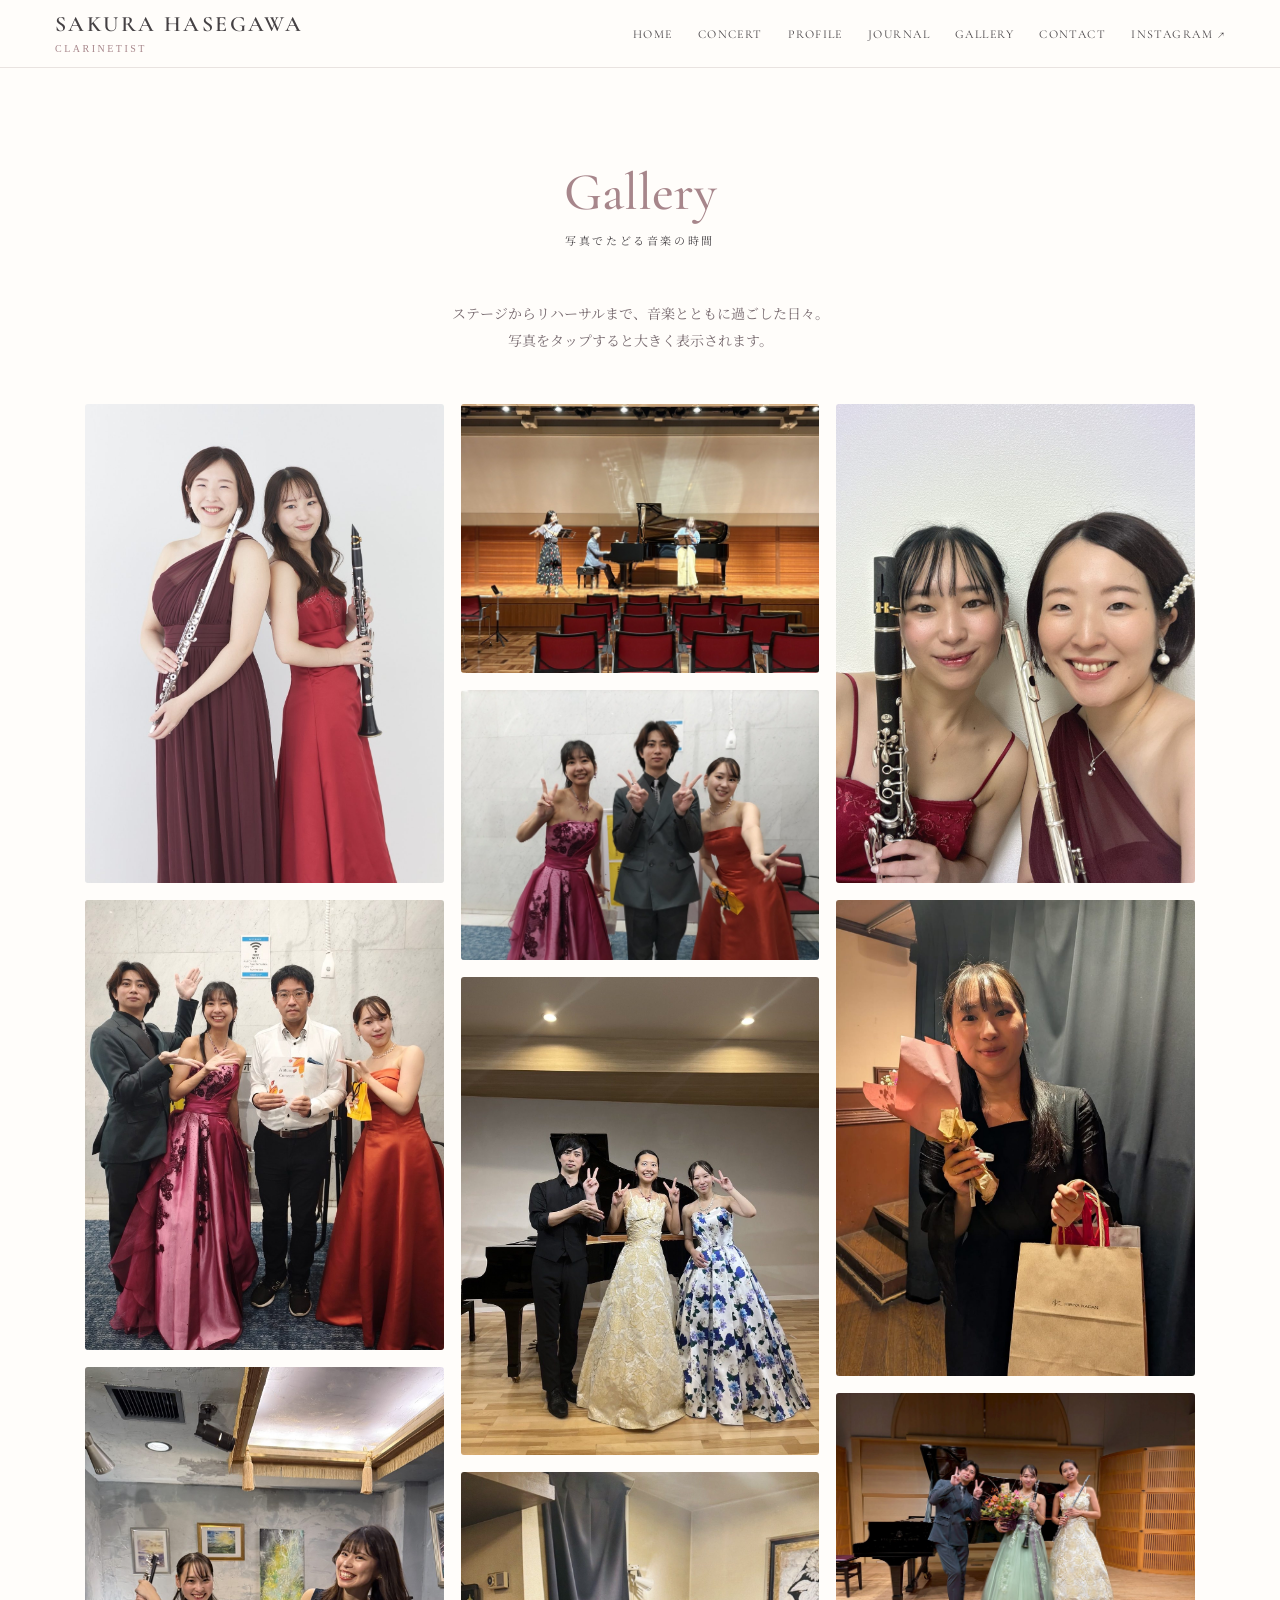
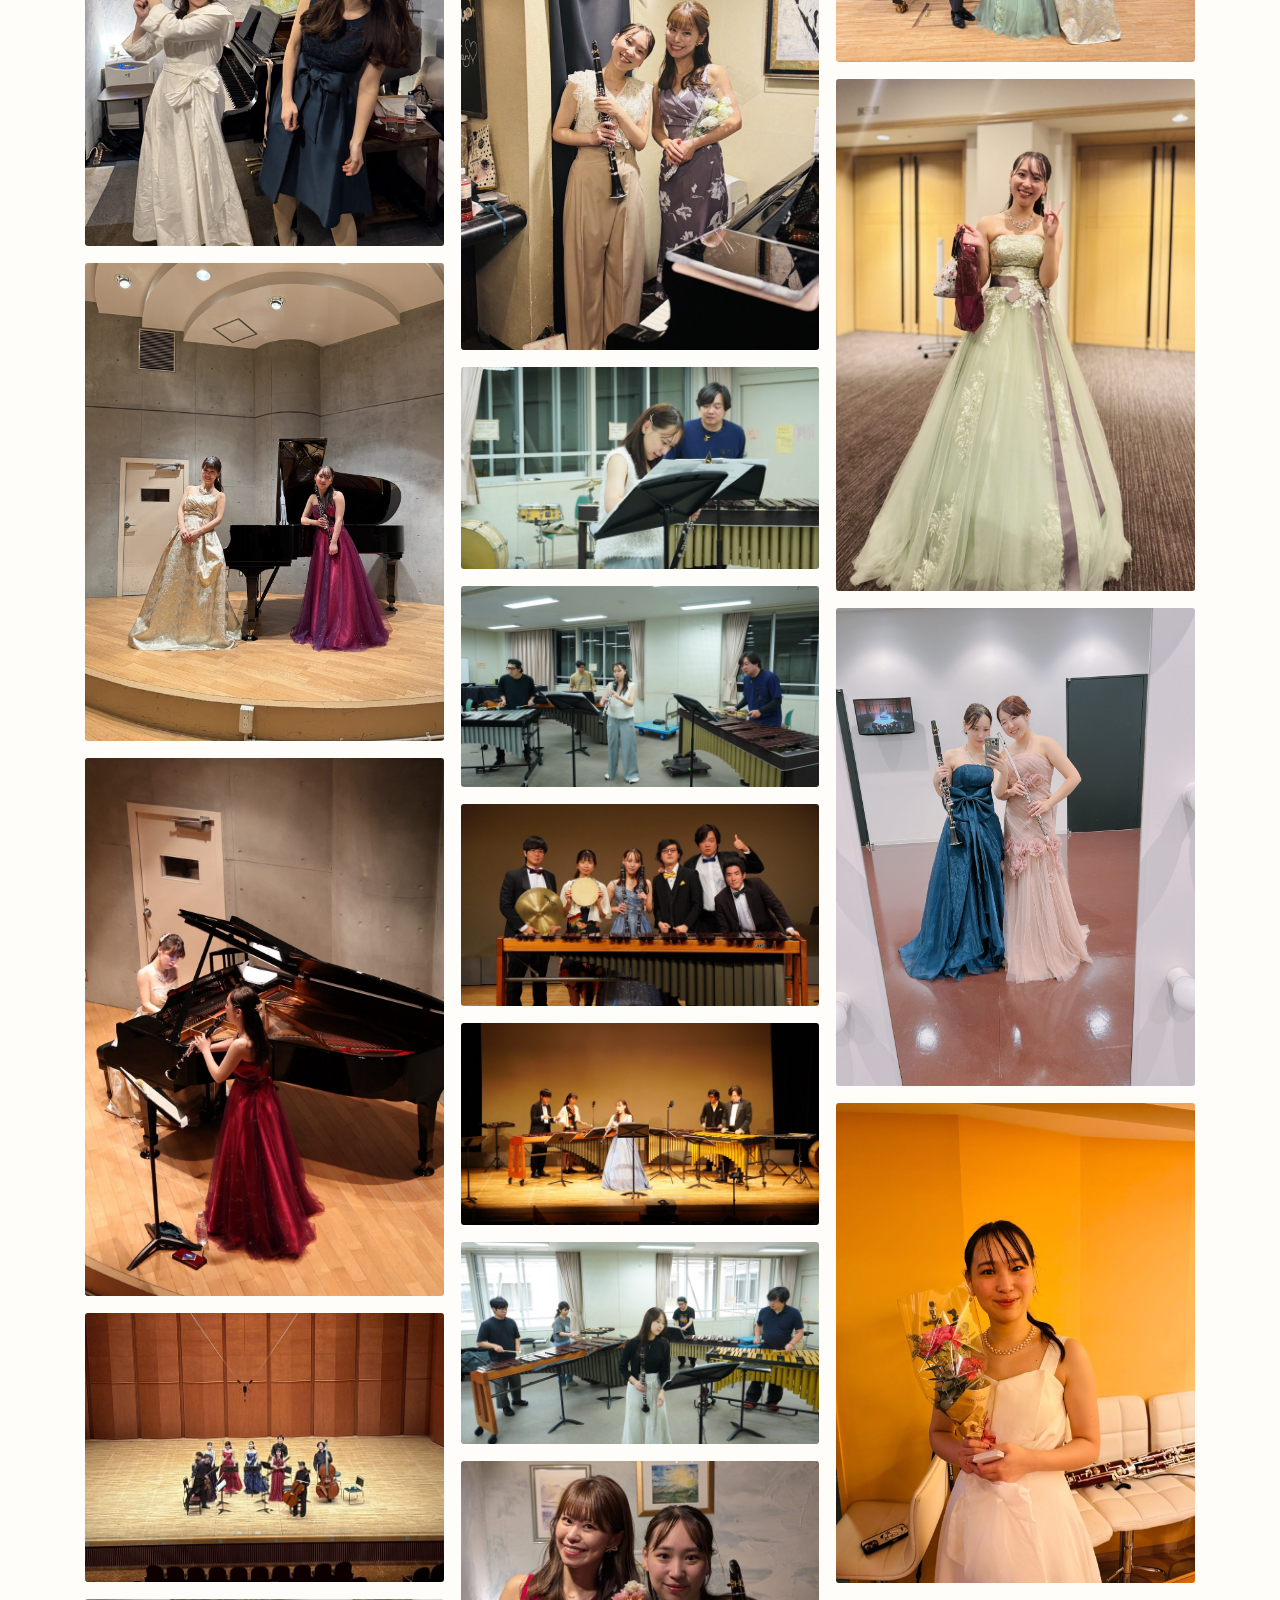
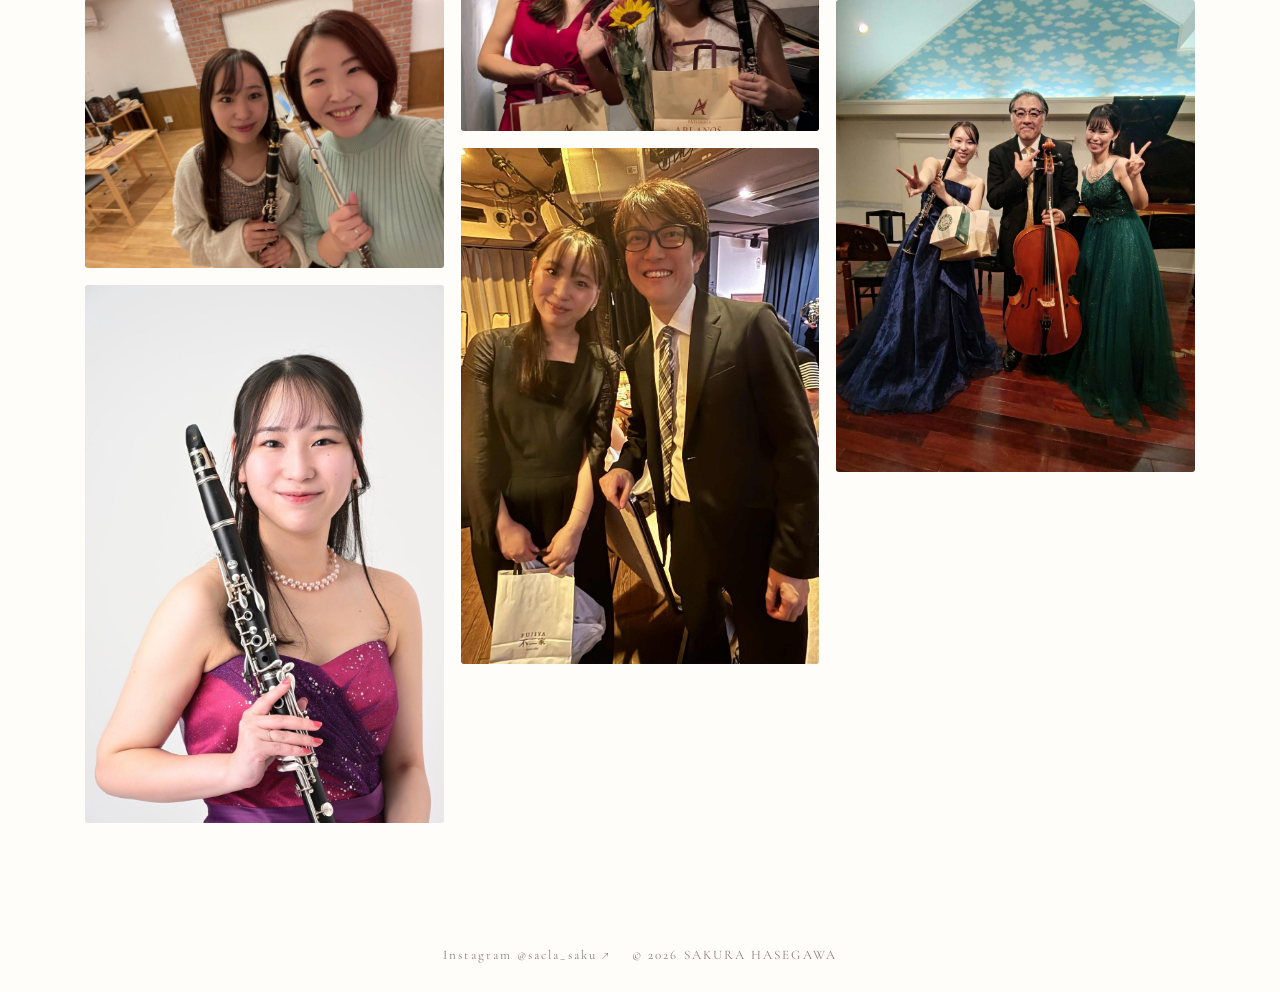
<file: gallery.html>
<!doctype html><html lang="ja"><head><meta charset="utf-8"><meta name="viewport" content="width=device-width,initial-scale=1"><title>Gallery | Sakura Hasegawa</title><link rel="stylesheet" href="style.css"><style>.photo-wall{columns:3 240px;column-gap:17px}.photo-wall a{display:block;margin-bottom:17px;break-inside:avoid}.photo-wall img{width:100%;height:auto;display:block;border-radius:3px;transition:opacity .2s}.photo-wall img:hover{opacity:.8}.gallery-intro{text-align:center;margin:30px auto 50px;color:#786b70}</style></head><body><header><div class="nav"><a class="brand" href="index.html">SAKURA HASEGAWA<span>CLARINETIST</span></a><nav class="links"><a href="index.html">HOME</a><a href="index.html#concert">CONCERT</a><a href="index.html#profile">PROFILE</a><a href="https://sakura-hasegawa-journal.blogspot.com/" target="_blank" rel="noopener noreferrer">JOURNAL</a><a href="gallery.html">GALLERY</a><a href="index.html#contact">CONTACT</a><a href="https://www.instagram.com/sacla_saku/" target="_blank" rel="noopener noreferrer" aria-label="Instagram @sacla_saku">INSTAGRAM ↗</a></nav></div></header><main><section class="section"><div class="wrap"><div class="section-head"><h2>Gallery</h2><p>写真でたどる音楽の時間</p></div><p class="gallery-intro">ステージからリハーサルまで、音楽とともに過ごした日々。<br>写真をタップすると大きく表示されます。</p><div class="photo-wall"><a href="images/gallery-2024-03-20_37338.jpg" target="_blank" rel="noopener"><img loading="lazy" src="images/gallery-2024-03-20_37338.jpg" alt="演奏会やリハーサルの写真"></a>
<a href="images/gallery-ED9B15AA-4F8A-4375-8E37-36BAB975B394.jpg" target="_blank" rel="noopener"><img loading="lazy" src="images/gallery-ED9B15AA-4F8A-4375-8E37-36BAB975B394.jpg" alt="演奏会やリハーサルの写真"></a>
<a href="images/gallery-IMG_0018.jpg" target="_blank" rel="noopener"><img loading="lazy" src="images/gallery-IMG_0018.jpg" alt="演奏会やリハーサルの写真"></a>
<a href="images/gallery-IMG_0217.jpg" target="_blank" rel="noopener"><img loading="lazy" src="images/gallery-IMG_0217.jpg" alt="演奏会やリハーサルの写真"></a>
<a href="images/gallery-IMG_0327.jpg" target="_blank" rel="noopener"><img loading="lazy" src="images/gallery-IMG_0327.jpg" alt="演奏会やリハーサルの写真"></a>
<a href="images/gallery-IMG_0523.jpg" target="_blank" rel="noopener"><img loading="lazy" src="images/gallery-IMG_0523.jpg" alt="演奏会やリハーサルの写真"></a>
<a href="images/gallery-IMG_1016.jpg" target="_blank" rel="noopener"><img loading="lazy" src="images/gallery-IMG_1016.jpg" alt="演奏会やリハーサルの写真"></a>
<a href="images/gallery-IMG_1047.jpg" target="_blank" rel="noopener"><img loading="lazy" src="images/gallery-IMG_1047.jpg" alt="演奏会やリハーサルの写真"></a>
<a href="images/gallery-IMG_3333.jpg" target="_blank" rel="noopener"><img loading="lazy" src="images/gallery-IMG_3333.jpg" alt="演奏会やリハーサルの写真"></a>
<a href="images/gallery-IMG_3356.jpg" target="_blank" rel="noopener"><img loading="lazy" src="images/gallery-IMG_3356.jpg" alt="演奏会やリハーサルの写真"></a>
<a href="images/gallery-IMG_3505.jpg" target="_blank" rel="noopener"><img loading="lazy" src="images/gallery-IMG_3505.jpg" alt="演奏会やリハーサルの写真"></a>
<a href="images/gallery-IMG_6078.jpg" target="_blank" rel="noopener"><img loading="lazy" src="images/gallery-IMG_6078.jpg" alt="演奏会やリハーサルの写真"></a>
<a href="images/gallery-IMG_6599.jpg" target="_blank" rel="noopener"><img loading="lazy" src="images/gallery-IMG_6599.jpg" alt="演奏会やリハーサルの写真"></a>
<a href="images/gallery-IMG_6600.jpg" target="_blank" rel="noopener"><img loading="lazy" src="images/gallery-IMG_6600.jpg" alt="演奏会やリハーサルの写真"></a>
<a href="images/gallery-IMG_6668.jpg" target="_blank" rel="noopener"><img loading="lazy" src="images/gallery-IMG_6668.jpg" alt="演奏会やリハーサルの写真"></a>
<a href="images/gallery-IMG_6670.jpg" target="_blank" rel="noopener"><img loading="lazy" src="images/gallery-IMG_6670.jpg" alt="演奏会やリハーサルの写真"></a>
<a href="images/gallery-IMG_6673.jpg" target="_blank" rel="noopener"><img loading="lazy" src="images/gallery-IMG_6673.jpg" alt="演奏会やリハーサルの写真"></a>
<a href="images/gallery-IMG_7203.jpg" target="_blank" rel="noopener"><img loading="lazy" src="images/gallery-IMG_7203.jpg" alt="演奏会やリハーサルの写真"></a>
<a href="images/gallery-IMG_7207.jpg" target="_blank" rel="noopener"><img loading="lazy" src="images/gallery-IMG_7207.jpg" alt="演奏会やリハーサルの写真"></a>
<a href="images/gallery-IMG_7677.jpg" target="_blank" rel="noopener"><img loading="lazy" src="images/gallery-IMG_7677.jpg" alt="演奏会やリハーサルの写真"></a>
<a href="images/gallery-IMG_7776.jpg" target="_blank" rel="noopener"><img loading="lazy" src="images/gallery-IMG_7776.jpg" alt="演奏会やリハーサルの写真"></a>
<a href="images/gallery-IMG_8137.jpg" target="_blank" rel="noopener"><img loading="lazy" src="images/gallery-IMG_8137.jpg" alt="演奏会やリハーサルの写真"></a>
<a href="images/gallery-IMG_8138.jpg" target="_blank" rel="noopener"><img loading="lazy" src="images/gallery-IMG_8138.jpg" alt="演奏会やリハーサルの写真"></a>
<a href="images/gallery-IMG_9166.jpg" target="_blank" rel="noopener"><img loading="lazy" src="images/gallery-IMG_9166.jpg" alt="演奏会やリハーサルの写真"></a>
<a href="images/gallery-IMG_9433.jpg" target="_blank" rel="noopener"><img loading="lazy" src="images/gallery-IMG_9433.jpg" alt="演奏会やリハーサルの写真"></a>
<a href="images/gallery-att.C3c24KlvpFAa1ndfRZzYvnu8I_33jhhjYsNUGxx5vAw.jpg" target="_blank" rel="noopener"><img loading="lazy" src="images/gallery-att.C3c24KlvpFAa1ndfRZzYvnu8I_33jhhjYsNUGxx5vAw.jpg" alt="演奏会やリハーサルの写真"></a></div></div></section></main><footer><a href="https://www.instagram.com/sacla_saku/" target="_blank" rel="noopener noreferrer" style="display:inline-block;margin-right:22px;color:inherit">Instagram @sacla_saku ↗</a>© 2026 SAKURA HASEGAWA</footer></body></html>
</file>
<file: style.css>
@import url('https://fonts.googleapis.com/css2?family=Cormorant+Garamond:wght@400;500;600&family=Noto+Serif+JP:wght@400;500&display=swap');
:root{--paper:#fffdfa;--rose:#b78091;--ink:#493f42;--muted:#8c7c7f;--pale:#fbf0f1;--line:#eadcdb}*{box-sizing:border-box}html{scroll-behavior:smooth}body{margin:0;color:var(--ink);background:var(--paper);font-family:'Noto Serif JP','Yu Mincho',serif;line-height:1.95;font-size:14px}a{color:inherit;text-decoration:none}img{display:block;max-width:100%}header{position:sticky;top:0;z-index:30;background:#fffdfaf2;border-bottom:1px solid var(--line);backdrop-filter:blur(12px)}.nav{max-width:1240px;margin:auto;padding:13px 35px;display:flex;align-items:center;justify-content:space-between;gap:22px}.brand{font:600 22px 'Cormorant Garamond',Georgia,serif;letter-spacing:.11em;line-height:1}.brand span{display:block;font:10px Georgia,serif;letter-spacing:.25em;color:var(--rose);margin-top:8px}.links{display:flex;gap:25px;align-items:center}.links a{font:12px 'Cormorant Garamond',Georgia,serif;letter-spacing:.12em}.links a:hover{color:var(--rose)}.hero{min-height:670px;display:grid;grid-template-columns:51% 49%;background:linear-gradient(110deg,#fffdfb 5%,#f9e8ec 100%);overflow:hidden}.hero-copy{display:flex;flex-direction:column;align-items:flex-start;justify-content:center;padding:70px max(35px,calc((100vw - 1130px)/2));padding-right:20px;position:relative}.hero-copy:before{content:'🌸';position:absolute;top:8%;left:7%;font-size:105px;opacity:.20;font-weight:100}.kicker{font:14px 'Cormorant Garamond',serif;color:var(--rose);letter-spacing:.24em}.hero h1{font:500 clamp(57px,6.6vw,103px)/.91 'Cormorant Garamond',Georgia,serif;letter-spacing:.04em;margin:23px 0}.hero .jp{letter-spacing:.23em;font-size:13px;margin:8px 0 32px}.hairline{width:56px;border-top:1px solid var(--rose);margin:3px 0 26px}.hero p.note{font-size:12px;color:var(--muted);letter-spacing:.13em}.hero-photo{position:relative;min-height:670px;overflow:hidden}.hero-photo img{height:100%;width:100%;object-fit:cover;object-position:center 25%}.hero-photo:after{content:'';position:absolute;inset:0;background:linear-gradient(90deg,#f9e8ec55,transparent 22%)}.button{display:inline-flex;gap:18px;align-items:center;border:1px solid var(--rose);border-radius:100px;padding:9px 28px;color:#956577;letter-spacing:.1em;font:15px 'Cormorant Garamond',serif;margin-top:22px;transition:.2s}.button:hover{background:var(--rose);color:white}.section{padding:95px 30px}.wrap{max-width:1110px;margin:auto}.section-head{text-align:center;margin-bottom:48px}.section-head h2{font:500 53px 'Cormorant Garamond',Georgia,serif;color:var(--rose);margin:0;line-height:1.1}.section-head p{margin:9px 0 0;font-size:11px;letter-spacing:.24em}.empty-concert{background:#fcf5f4;border:1px solid var(--line);text-align:center;padding:53px 25px;max-width:740px;margin:auto}.empty-concert .decor{color:var(--rose);font:40px 'Cormorant Garamond',serif}.empty-concert h3{font-size:17px;font-weight:400;letter-spacing:.1em}.empty-concert p{font-size:12px;color:var(--muted)}.profile{background:#fbf2f1}.profile-grid{display:grid;grid-template-columns:43% 1fr;gap:9%;align-items:center}.profile-grid img{width:100%;height:570px;object-fit:cover;object-position:center 22%}.profile-text h2{font:500 57px 'Cormorant Garamond',serif;color:var(--rose);margin:0}.profile-text .jp-name{font-size:19px;letter-spacing:.14em;margin:10px 0 28px}.profile-text p{font-size:13px;line-height:2.3}.journal-feature{display:grid;grid-template-columns:42% 1fr;gap:7%;align-items:center;background:white;border:1px solid var(--line)}.journal-feature img{width:100%;height:370px;object-fit:cover;object-position:center 42%}.journal-feature>div{padding:35px 50px 35px 0}.journal-feature h3{font:45px 'Cormorant Garamond',serif;color:var(--rose);margin:0}.journal-feature p{font-size:13px}.tagline{font-size:11px;letter-spacing:.15em;color:var(--muted)}.gallery-grid{display:grid;grid-template-columns:repeat(3,1fr);gap:17px}.gallery-grid img{width:100%;height:390px;object-fit:cover;object-position:center 28%}.contact{background:#fbf2f1;text-align:center}.contact p{font-size:13px}.smallnote{color:var(--muted);font-size:11px}footer{text-align:center;padding:29px;color:var(--muted);font:13px 'Cormorant Garamond',serif;letter-spacing:.16em}.journal-main{max-width:1100px;margin:0 auto;padding:75px 25px 110px}.journal-main h1{text-align:center;color:var(--rose);font:500 65px 'Cormorant Garamond',serif;margin:0}.journal-sub{text-align:center;font-size:12px;letter-spacing:.22em;margin:0 0 35px}.filters{text-align:center;margin-bottom:35px}.filters button{cursor:pointer;border:1px solid #e4c8cf;border-radius:100px;padding:10px 24px;background:white;color:var(--ink);margin:5px;font:15px 'Cormorant Garamond',serif;letter-spacing:.1em}.filters button.active{background:var(--rose);color:white}.post-grid{display:grid;grid-template-columns:repeat(2,1fr);gap:25px}.post-card{cursor:pointer;border:1px solid var(--line);background:white;text-align:left;color:inherit;padding:0;font:inherit}.post-card img{width:100%;height:235px;object-fit:cover}.post-card .cardbody{padding:25px}.category{font:16px 'Cormorant Garamond',serif;color:var(--rose);letter-spacing:.13em}.post-card h2{font-size:19px;font-weight:400;margin:12px 0}.post-card p{font-size:12px;color:var(--muted)}.article{max-width:760px;margin:auto;padding:38px;background:white;border:1px solid var(--line)}.article h2{font-size:26px;font-weight:400}.article p{white-space:pre-line}.article img{width:100%;max-height:520px;object-fit:cover}.back{background:none;border:0;color:var(--rose);cursor:pointer;margin-bottom:20px}.placeholder{height:235px;background:linear-gradient(120deg,#f7e5e9,#fff9f5);display:grid;place-items:center;font:34px 'Cormorant Garamond',serif;color:var(--rose)}
@media(max-width:800px){.nav{padding:13px 16px;flex-direction:column}.brand{text-align:center;font-size:20px}.links{gap:12px;flex-wrap:wrap;justify-content:center}.links a{font-size:11px}.hero{grid-template-columns:1fr}.hero-photo{grid-row:1;min-height:0;height:420px}.hero-photo img{object-position:center 27%}.hero-copy{padding:40px 28px 55px;align-items:center;text-align:center}.hero h1{font-size:64px}.hero-copy:before{display:none}.section{padding:65px 20px}.profile-grid{grid-template-columns:1fr;gap:25px}.profile-grid img{height:460px;object-position:center 20%}.profile-text h2{text-align:center}.journal-feature{grid-template-columns:1fr}.journal-feature img{height:300px}.journal-feature>div{padding:20px 25px 35px}.gallery-grid{gap:8px}.gallery-grid img{height:260px}.section-head h2{font-size:46px}.post-grid{grid-template-columns:1fr}.journal-main h1{font-size:54px}}
@media(max-width:480px){.hero-photo{height:340px}.hero h1{font-size:53px}.gallery-grid{grid-template-columns:1fr 1fr}.gallery-grid img{height:220px}.gallery-grid img:last-child{display:none}.profile-grid img{height:410px}.links{gap:10px}}

.hero-copy:after{content:"🌸";position:absolute;bottom:6%;right:7%;font-size:75px;opacity:.17;pointer-events:none}.hero-copy>*{position:relative;z-index:1}


/* Refined, seamless sakura hero */
:root{--ink:#51484a;--rose:#ae8490;--pale:#fbf6f4}
.hero{position:relative;display:block;min-height:760px;background:#faf5f3;isolation:isolate}
.hero-photo{position:absolute;inset:0 0 0 37%;height:100%;min-height:0;z-index:-1;overflow:hidden}
.hero-photo img{width:100%;height:100%;object-fit:cover;object-position:62% 24%}
.hero-photo:after{content:"";position:absolute;inset:0;background:linear-gradient(90deg,#faf5f3 0%,#faf5f3 7%,rgba(250,245,243,.97) 16%,rgba(250,245,243,.72) 30%,rgba(250,245,243,.13) 51%,transparent 70%)}
.hero-copy{width:60%;min-height:760px;padding:170px 20px 100px max(65px,calc((100vw - 1130px)/2));justify-content:center;position:relative}
.hero-copy:before{content:"";position:absolute;top:26px;left:0;width:290px;height:222px;background:url('images/sakura-branch.svg') center/contain no-repeat;opacity:.49;pointer-events:none}
.hero-copy:after{content:"";position:absolute;bottom:6px;left:6%;right:auto;width:180px;height:140px;background:url('images/sakura-branch.svg') center/contain no-repeat;transform:rotate(180deg);opacity:.23;pointer-events:none}
.hero h1{font-family:'Cormorant Garamond',Georgia,serif;font-weight:400;font-size:clamp(75px,7.2vw,117px);line-height:.87;letter-spacing:.105em;color:#514449;margin:28px 0 32px;white-space:nowrap}
.hero .kicker{font-size:15px;letter-spacing:.24em;color:#ae8791}
.hero .hairline{width:78px;opacity:.65}
.hero .jp{font-size:13px;letter-spacing:.28em}
.hero .note{margin-top:5px}
.profile-grid{grid-template-columns:40% 1fr;gap:7%}.profile-grid img{height:680px}.profile-text p{font-size:13px;line-height:2.2;margin:0 0 17px}
@media(max-width:950px){.hero{min-height:650px}.hero-copy{min-height:650px;width:67%;padding-left:45px}.hero h1{font-size:clamp(65px,8vw,88px)}.hero-photo{left:31%}}
@media(max-width:700px){.hero{min-height:0;padding-top:355px}.hero-photo{inset:0 0 auto 0;height:440px}.hero-photo img{object-position:center 22%}.hero-photo:after{background:linear-gradient(0deg,#faf5f3 0%,rgba(250,245,243,.85) 9%,transparent 39%)}.hero-copy{width:100%;min-height:0;padding:25px 25px 70px;align-items:center;text-align:center}.hero-copy:before{width:145px;height:130px;top:-5px;left:-20px;opacity:.4}.hero-copy:after{width:105px;height:90px;right:0;left:auto}.hero h1{font-size:clamp(52px,12vw,78px);margin:22px 0;letter-spacing:.065em}.profile-grid img{height:460px}.profile-text p{font-size:13px}}

/* Editorial minimal hero: authentic photo, no ornamental illustration */
:root{--ink:#454144;--rose:#a7868b;--pale:#fbf9f7;--line:#e9e3e0}
.hero{background:#f9f7f5;min-height:720px;overflow:hidden}
.hero-photo{left:34%;z-index:-1}
.hero-photo img{object-position:62% 25%}
.hero-photo:after{background:linear-gradient(90deg,#f9f7f5 0%,#f9f7f5 9%,rgba(249,247,245,.98) 20%,rgba(249,247,245,.75) 37%,rgba(249,247,245,.12) 61%,transparent 78%)}
.hero-copy{width:64%;min-height:720px;padding-top:110px;padding-bottom:95px}
.hero-copy:before,.hero-copy:after{display:none!important;content:none!important}
.hero h1{font-size:clamp(68px,6.7vw,104px);font-weight:400;letter-spacing:.085em;line-height:.98;color:#413c3e;margin:27px 0 32px}
.hero .kicker{color:#9e8185;font-size:15px;letter-spacing:.22em}
.hero .hairline{width:52px;border-color:#c7aeb1}
.hero .jp{color:#51484b;letter-spacing:.2em}
.hero .note{color:#7c7375}
.hero .button{border-radius:0;border-color:#c8adb1;padding:10px 27px;letter-spacing:.18em}
@media(max-width:950px){.hero{min-height:640px}.hero-copy{min-height:640px}.hero h1{font-size:clamp(60px,7vw,83px)}}
@media(max-width:700px){.hero{min-height:0;padding-top:350px}.hero-photo{left:0;height:435px}.hero-photo:after{background:linear-gradient(0deg,#f9f7f5 0%,rgba(249,247,245,.93) 12%,transparent 46%)}.hero-copy{min-height:0;width:100%;padding:30px 22px 75px}.hero h1{font-size:clamp(51px,11vw,76px);white-space:normal}}

/* Clear portrait correction: no veil over faces or profile photos */
.profile-grid img,.journal-feature img,.gallery-grid img{filter:none!important;opacity:1!important;mask-image:none!important;-webkit-mask-image:none!important}
.profile-grid,.profile-grid picture{isolation:isolate}
.profile-grid img{position:relative;z-index:1}
.hero-photo:after{background:linear-gradient(90deg,#f9f7f5 0%,rgba(249,247,245,.94) 10%,rgba(249,247,245,.42) 22%,transparent 35%)!important;pointer-events:none}
@media(max-width:700px){.hero-photo:after{background:linear-gradient(0deg,#f9f7f5 0%,rgba(249,247,245,.70) 9%,transparent 24%)!important}}

.contact-form{max-width:820px;margin:30px auto 12px;background:white;border:1px solid var(--line);border-radius:5px;overflow:hidden}.contact-form iframe{display:block;width:100%;height:1000px;border:0;background:#fff}@media(max-width:800px){.contact-form iframe{height:1100px}}

.contact-divider{max-width:310px;margin:30px auto 16px;display:flex;align-items:center;gap:15px;color:var(--muted);font-size:12px}.contact-divider:before,.contact-divider:after{content:"";height:1px;background:var(--line);flex:1}

/* Concerts */
.concert-list{display:grid;gap:22px;margin:26px auto 10px;max-width:860px}.concert-card{display:flex;gap:26px;align-items:flex-start;padding:24px;background:#fff;border:1px solid #eee3e2;border-radius:8px;box-shadow:0 8px 28px rgba(90,60,70,.04)}.concert-poster{width:160px;max-width:32%;object-fit:contain;border-radius:3px}.concert-card h3{font-size:1.35rem;margin:8px 0 14px}.concert-card p{margin:6px 0;line-height:1.7}.concert-date{color:#ae7586;letter-spacing:.12em;font-weight:600}.concert-card .button{margin-top:14px}.concert-subhead{font-size:1.6rem;margin-top:42px}.concert-empty{text-align:center;padding:28px;color:#7d7074}@media(max-width:600px){.concert-card{gap:15px;padding:16px}.concert-poster{width:100px}.concert-card h3{font-size:1.1rem}}

/* Flyer links: preserve each flyer aspect ratio, including landscape flyers. */
.poster-link{display:block;flex:0 0 160px;max-width:32%;text-align:center;text-decoration:none;color:#ae7586;cursor:zoom-in}
.poster-link .concert-poster{display:block;width:100%;max-width:100%;height:auto;max-height:290px;object-fit:contain;border-radius:3px;box-shadow:0 4px 15px rgba(80,55,65,.12)}
.poster-fallback{display:none;font-size:.85rem;padding:16px 6px;background:#f9f3f5;border:1px solid #eadde1;border-radius:4px}
.poster-error .concert-poster{display:none}.poster-error .poster-fallback{display:block}
@media(max-width:600px){.poster-link{flex-basis:100px;max-width:34%}.poster-link .concert-poster{max-height:210px}}
</file>
